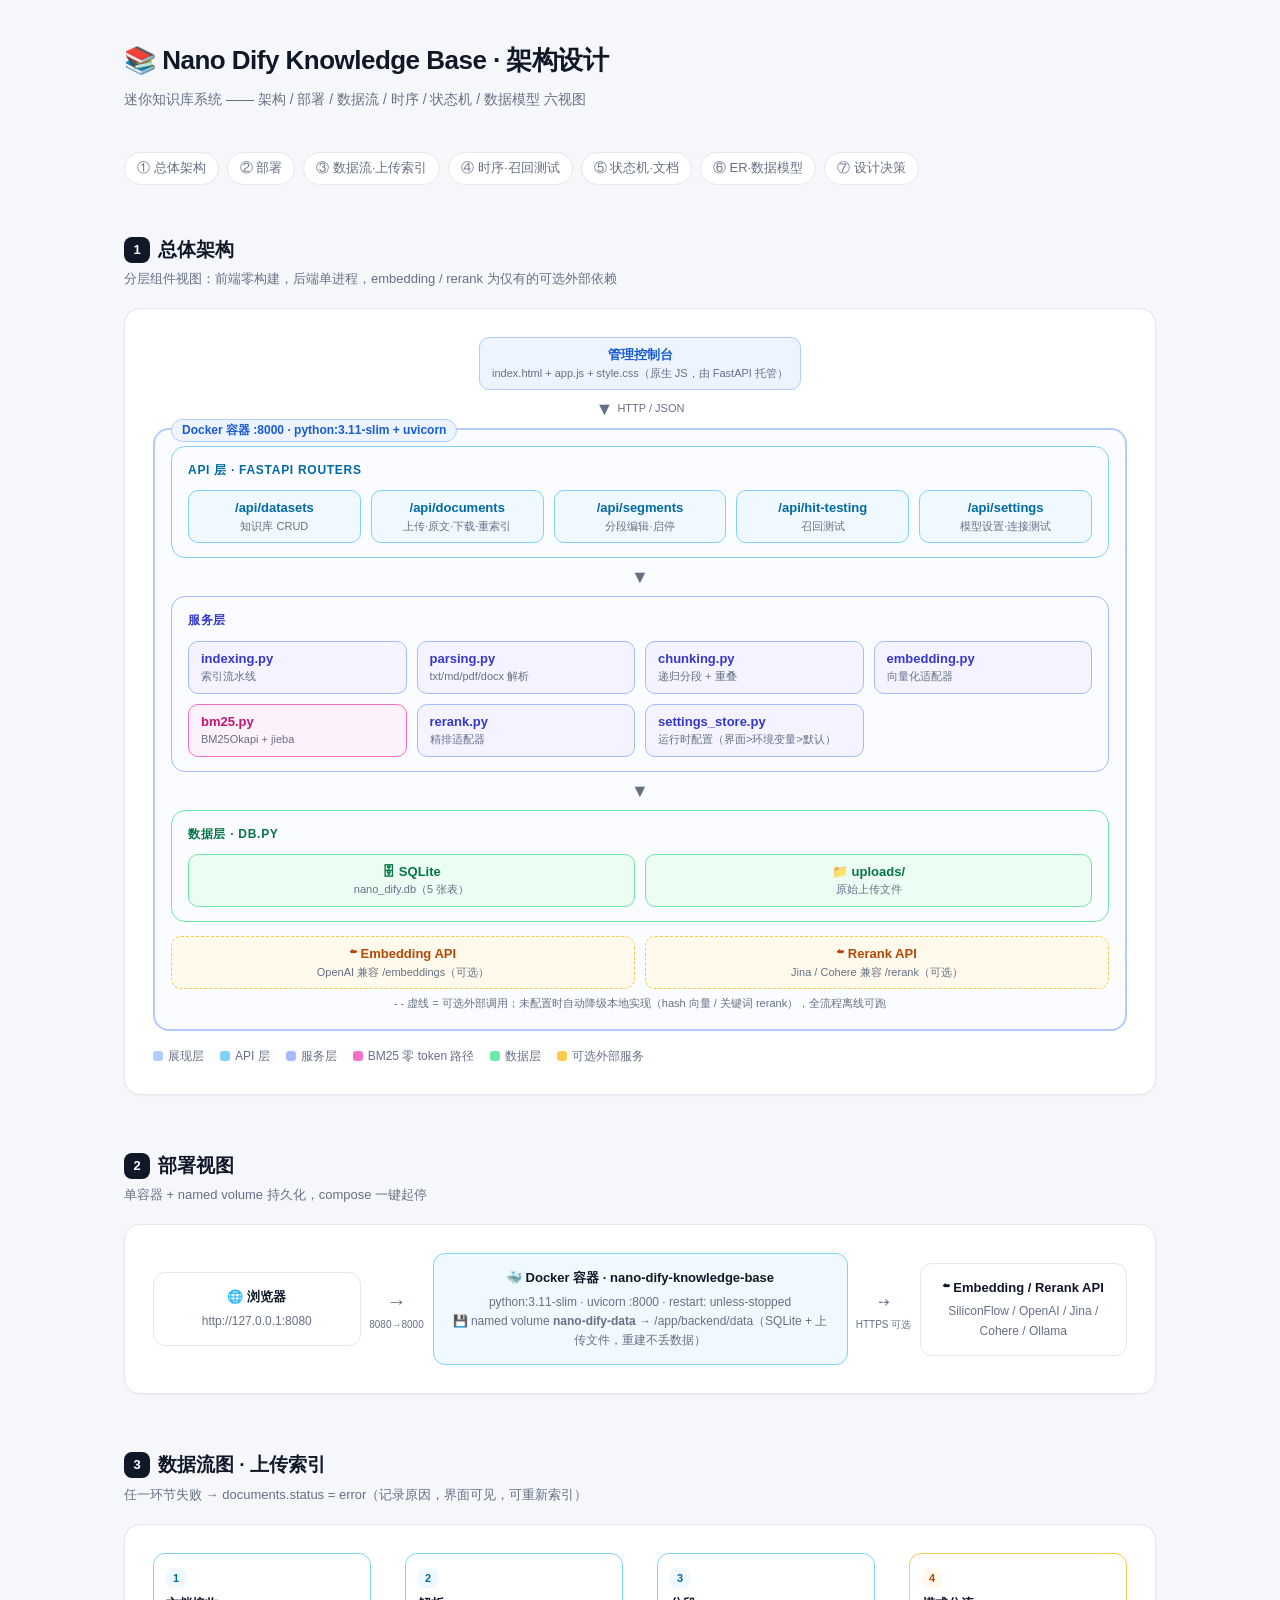
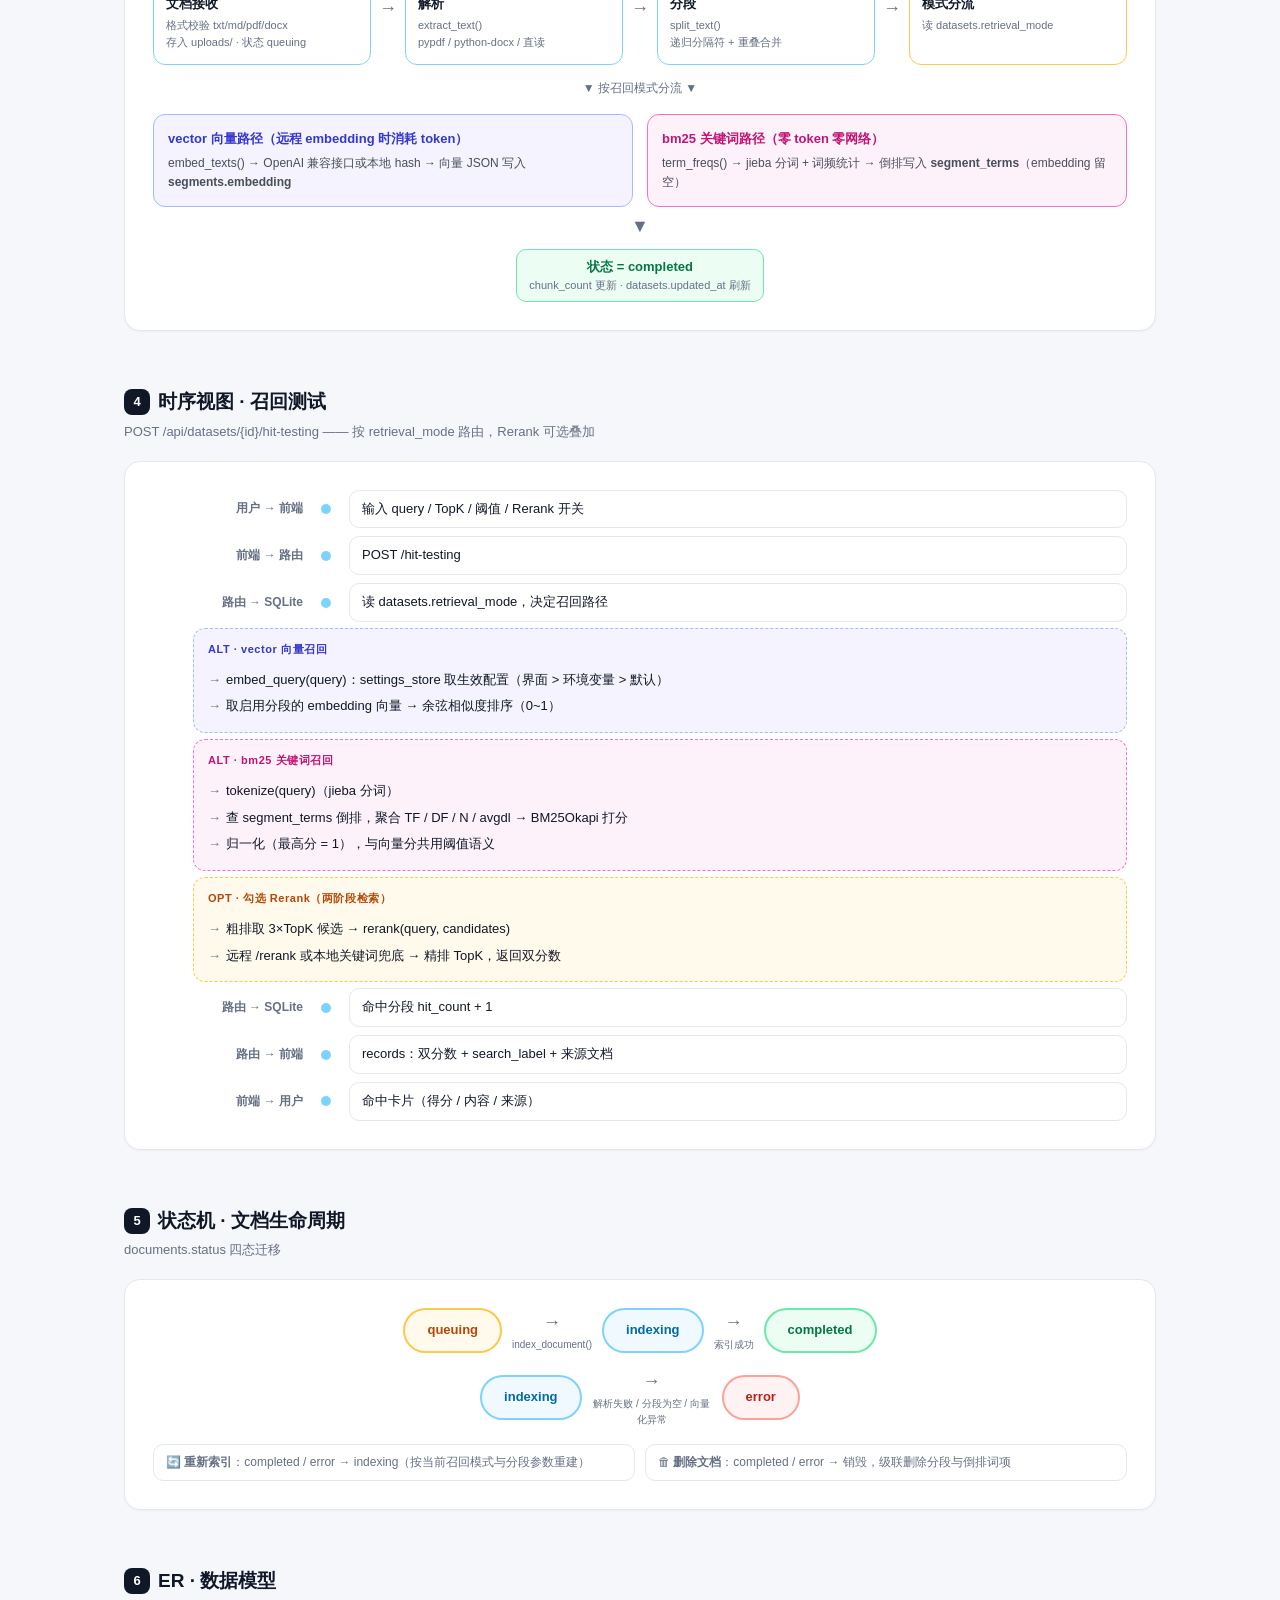
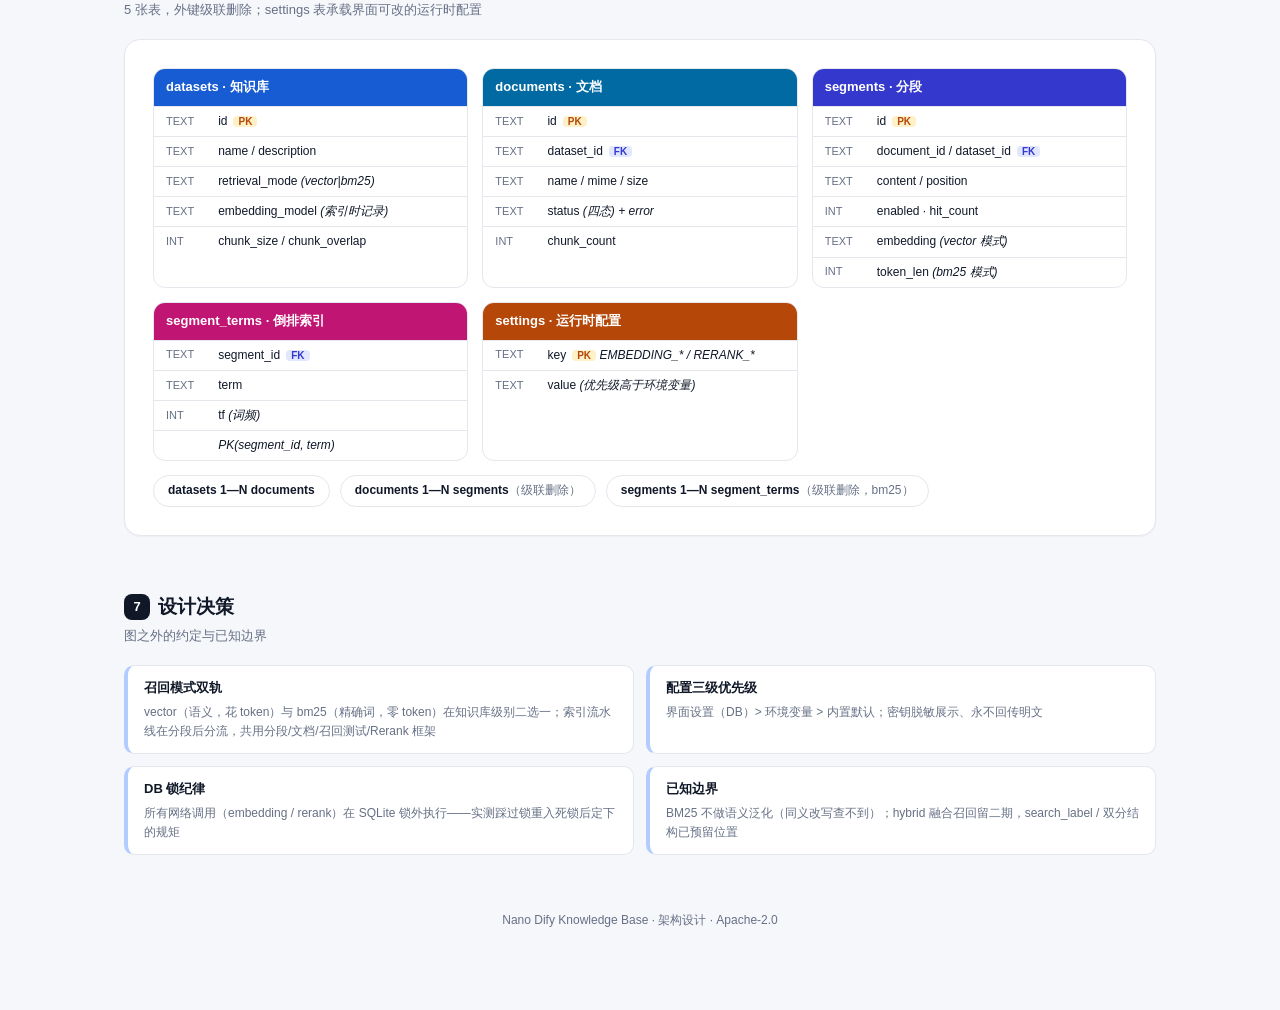
<file: docs/architecture.html>
<!DOCTYPE html>
<html lang="zh-CN">
<head>
<meta charset="UTF-8" />
<meta name="viewport" content="width=device-width, initial-scale=1.0" />
<title>Nano Dify Knowledge Base · 架构设计</title>
<style>
  :root {
    --ink: #101828; --muted: #667085; --line: #e4e7ec;
    --bg: #f6f7fb; --card: #ffffff;
    --c-ui: #eef4ff; --c-ui-bd: #b2ccff; --c-ui-tx: #175cd3;
    --c-api: #f0f9ff; --c-api-bd: #7dd3fc; --c-api-tx: #026aa2;
    --c-svc: #f4f3ff; --c-svc-bd: #a4bcfd; --c-svc-tx: #3538cd;
    --c-db: #ecfdf3; --c-db-bd: #6ce9a6; --c-db-tx: #067647;
    --c-ext: #fffaeb; --c-ext-bd: #fec84b; --c-ext-tx: #b54708;
    --c-bm25: #fdf2fa; --c-bm25-bd: #f670c7; --c-bm25-tx: #c11574;
  }
  * { box-sizing: border-box; margin: 0; padding: 0; }
  body {
    font-family: -apple-system, "Segoe UI", "PingFang SC", "Microsoft YaHei", sans-serif;
    background: var(--bg); color: var(--ink); font-size: 14px; line-height: 1.6;
  }
  .page { max-width: 1080px; margin: 0 auto; padding: 40px 24px 80px; }
  header.hero { margin-bottom: 32px; }
  header.hero h1 { font-size: 26px; letter-spacing: -0.02em; }
  header.hero p { color: var(--muted); margin-top: 6px; }
  nav.toc {
    display: flex; flex-wrap: wrap; gap: 8px; margin: 20px 0 40px;
    position: sticky; top: 0; background: var(--bg); padding: 10px 0; z-index: 10;
  }
  nav.toc a {
    text-decoration: none; color: var(--muted); font-size: 13px;
    border: 1px solid var(--line); background: var(--card);
    padding: 5px 12px; border-radius: 999px;
  }
  nav.toc a:hover { color: var(--c-ui-tx); border-color: var(--c-ui-bd); }
  section { margin-bottom: 56px; scroll-margin-top: 70px; }
  section h2 { font-size: 19px; margin-bottom: 4px; }
  section h2 .no {
    display: inline-block; width: 26px; height: 26px; line-height: 26px; text-align: center;
    background: var(--ink); color: #fff; border-radius: 8px; font-size: 13px; margin-right: 8px;
    vertical-align: 2px;
  }
  section .sub { color: var(--muted); font-size: 13px; margin-bottom: 18px; }
  .canvas {
    background: var(--card); border: 1px solid var(--line); border-radius: 16px;
    padding: 28px; box-shadow: 0 1px 2px rgba(16,24,40,.04);
  }

  /* ---------- 通用元素 ---------- */
  .layer { border: 1.5px solid var(--line); border-radius: 14px; padding: 14px 16px; }
  .layer-title { font-size: 12px; font-weight: 600; color: var(--muted); letter-spacing: .06em; margin-bottom: 10px; text-transform: uppercase; }
  .chip {
    display: inline-block; border-radius: 10px; padding: 8px 12px; font-size: 13px;
    border: 1.5px solid; background: #fff; line-height: 1.35;
  }
  .chip b { display: block; font-size: 13px; }
  .chip small { color: var(--muted); font-size: 11px; }
  .arrow { text-align: center; color: var(--muted); font-size: 18px; line-height: 1; margin: 10px 0; }
  .arrow span { font-size: 11px; vertical-align: 3px; margin-left: 4px; }

  /* ---------- 架构图 ---------- */
  .arch-browser { display: flex; justify-content: center; }
  .arch-container { border: 2px solid var(--c-ui-bd); background: #fbfcff; border-radius: 16px; padding: 16px; position: relative; }
  .arch-container > .tag {
    position: absolute; top: -11px; left: 16px; background: var(--c-ui); color: var(--c-ui-tx);
    border: 1px solid var(--c-ui-bd); font-size: 12px; padding: 1px 10px; border-radius: 999px; font-weight: 600;
  }
  .arch-row { display: grid; gap: 10px; }
  .arch-api { grid-template-columns: repeat(5, 1fr); }
  .arch-svc { grid-template-columns: repeat(4, 1fr); }
  .arch-data { grid-template-columns: repeat(2, 1fr); }
  .chip.api { border-color: var(--c-api-bd); background: var(--c-api); color: var(--c-api-tx); text-align: center; }
  .chip.svc { border-color: var(--c-svc-bd); background: var(--c-svc); color: var(--c-svc-tx); }
  .chip.svc.bm25 { border-color: var(--c-bm25-bd); background: var(--c-bm25); color: var(--c-bm25-tx); }
  .chip.db { border-color: var(--c-db-bd); background: var(--c-db); color: var(--c-db-tx); text-align: center; }
  .chip.ui { border-color: var(--c-ui-bd); background: var(--c-ui); color: var(--c-ui-tx); text-align: center; }
  .arch-ext { display: grid; grid-template-columns: 1fr 1fr; gap: 10px; margin-top: 14px; }
  .chip.ext { border-color: var(--c-ext-bd); background: var(--c-ext); color: var(--c-ext-tx); text-align: center; border-style: dashed; }
  .ext-note { text-align: center; font-size: 11px; color: var(--muted); margin-top: 6px; }
  .legend { display: flex; gap: 16px; flex-wrap: wrap; margin-top: 16px; font-size: 12px; color: var(--muted); }
  .legend i { display: inline-block; width: 10px; height: 10px; border-radius: 3px; margin-right: 5px; vertical-align: -1px; }

  /* ---------- 部署图 ---------- */
  .deploy { display: grid; grid-template-columns: 1fr 64px 2fr 64px 1fr; align-items: center; gap: 4px; }
  .deploy .box { border: 1.5px solid var(--line); border-radius: 12px; padding: 14px; text-align: center; background: #fff; }
  .deploy .box.docker { border-color: var(--c-api-bd); background: var(--c-api); }
  .deploy .box .t { font-weight: 600; font-size: 13px; }
  .deploy .box .d { font-size: 12px; color: var(--muted); margin-top: 4px; }
  .deploy .arr { text-align: center; color: var(--muted); font-size: 20px; }
  .deploy .arr small { display: block; font-size: 10px; }

  /* ---------- DFD 流水线 ---------- */
  .pipe { display: flex; align-items: stretch; gap: 0; flex-wrap: wrap; }
  .step {
    flex: 1; min-width: 120px; background: #fff; border: 1.5px solid var(--c-api-bd);
    border-radius: 12px; padding: 12px; position: relative;
  }
  .step .num {
    display: inline-block; width: 20px; height: 20px; line-height: 20px; border-radius: 6px;
    background: var(--c-api); color: var(--c-api-tx); font-size: 11px; text-align: center; font-weight: 700;
  }
  .step .t { font-weight: 600; font-size: 13px; margin: 6px 0 2px; }
  .step .d { font-size: 11px; color: var(--muted); }
  .pipe .join { align-self: center; padding: 0 8px; color: var(--muted); font-size: 18px; }
  .fork { display: grid; grid-template-columns: 1fr 1fr; gap: 14px; margin-top: 16px; }
  .branch { border-radius: 12px; padding: 14px; border: 1.5px solid; }
  .branch.vec { border-color: var(--c-svc-bd); background: var(--c-svc); }
  .branch.bm { border-color: var(--c-bm25-bd); background: var(--c-bm25); }
  .branch .t { font-weight: 700; font-size: 13px; }
  .branch.vec .t { color: var(--c-svc-tx); } .branch.bm .t { color: var(--c-bm25-tx); }
  .branch .d { font-size: 12px; color: var(--ink); opacity: .75; margin-top: 4px; }
  .fork-label { text-align: center; font-size: 12px; color: var(--muted); margin-top: 14px; }
  .after { margin-top: 14px; text-align: center; }
  .chip.done { border-color: var(--c-db-bd); background: var(--c-db); color: var(--c-db-tx); }

  /* ---------- 时序（泳道步骤） ---------- */
  .seq { display: flex; flex-direction: column; gap: 8px; }
  .seq-row { display: grid; grid-template-columns: 150px 26px 1fr; align-items: center; gap: 10px; }
  .seq-row .who { font-size: 12px; font-weight: 600; color: var(--muted); text-align: right; }
  .seq-row .dot { width: 10px; height: 10px; border-radius: 50%; background: var(--c-api-bd); margin: 0 auto; }
  .seq-row .what { background: #fff; border: 1px solid var(--line); border-radius: 10px; padding: 8px 12px; font-size: 13px; }
  .seq-branch { border-radius: 12px; padding: 12px 14px; margin: 6px 0 6px 40px; }
  .seq-branch .cond { font-size: 11px; font-weight: 700; letter-spacing: .05em; margin-bottom: 8px; }
  .seq-branch.vec { background: var(--c-svc); border: 1px dashed var(--c-svc-bd); }
  .seq-branch.vec .cond { color: var(--c-svc-tx); }
  .seq-branch.bm { background: var(--c-bm25); border: 1px dashed var(--c-bm25-bd); }
  .seq-branch.bm .cond { color: var(--c-bm25-tx); }
  .seq-branch.opt { background: var(--c-ext); border: 1px dashed var(--c-ext-bd); }
  .seq-branch.opt .cond { color: var(--c-ext-tx); }
  .seq-branch ul { list-style: none; }
  .seq-branch li { font-size: 13px; padding: 3px 0 3px 18px; position: relative; }
  .seq-branch li::before { content: "→"; position: absolute; left: 0; color: var(--muted); }

  /* ---------- 状态机 ---------- */
  .states { display: flex; align-items: center; justify-content: center; gap: 0; flex-wrap: wrap; }
  .state {
    border-radius: 999px; padding: 10px 22px; font-weight: 600; font-size: 13px;
    border: 2px solid; background: #fff;
  }
  .state.s-queue { border-color: var(--c-ext-bd); color: var(--c-ext-tx); background: var(--c-ext); }
  .state.s-index { border-color: var(--c-api-bd); color: var(--c-api-tx); background: var(--c-api); }
  .state.s-ok { border-color: var(--c-db-bd); color: var(--c-db-tx); background: var(--c-db); }
  .state.s-err { border-color: #fda29b; color: #b42318; background: #fef3f2; }
  .trans { padding: 0 10px; text-align: center; color: var(--muted); font-size: 18px; }
  .trans small { display: block; font-size: 10px; max-width: 120px; }
  .state-notes { margin-top: 16px; display: grid; grid-template-columns: 1fr 1fr; gap: 10px; font-size: 12px; color: var(--muted); }
  .state-notes div { background: #fff; border: 1px solid var(--line); border-radius: 10px; padding: 8px 12px; }

  /* ---------- ER ---------- */
  .er { display: grid; grid-template-columns: repeat(3, 1fr); gap: 14px; }
  .tbl { border: 1.5px solid var(--line); border-radius: 12px; overflow: hidden; background: #fff; }
  .tbl .hd { padding: 8px 12px; font-weight: 700; font-size: 13px; color: #fff; }
  .tbl:nth-child(1) .hd { background: var(--c-ui-tx); }
  .tbl:nth-child(2) .hd { background: var(--c-api-tx); }
  .tbl:nth-child(3) .hd { background: var(--c-svc-tx); }
  .tbl:nth-child(4) .hd { background: var(--c-bm25-tx); }
  .tbl:nth-child(5) .hd { background: var(--c-ext-tx); }
  .tbl table { width: 100%; border-collapse: collapse; font-size: 12px; }
  .tbl td { padding: 5px 12px; border-top: 1px solid var(--line); }
  .tbl td:first-child { color: var(--muted); width: 44px; font-size: 11px; }
  .badge { font-size: 10px; border-radius: 4px; padding: 0 5px; margin-left: 6px; font-weight: 700; }
  .badge.pk { background: #fef0c7; color: #b54708; }
  .badge.fk { background: #e0e7ff; color: #3538cd; }
  .er-relations { margin-top: 14px; display: flex; gap: 10px; flex-wrap: wrap; }
  .rel { font-size: 12px; background: #fff; border: 1px solid var(--line); border-radius: 999px; padding: 5px 14px; color: var(--muted); }
  .rel b { color: var(--ink); }

  .decisions { display: grid; grid-template-columns: 1fr 1fr; gap: 12px; }
  .decision { background: #fff; border: 1px solid var(--line); border-left: 4px solid var(--c-ui-bd); border-radius: 10px; padding: 12px 16px; }
  .decision .t { font-weight: 600; font-size: 13px; margin-bottom: 4px; }
  .decision .d { font-size: 12px; color: var(--muted); }
  footer { text-align: center; color: var(--muted); font-size: 12px; margin-top: 40px; }
</style>
</head>
<body>
<div class="page">

  <header class="hero">
    <h1>📚 Nano Dify Knowledge Base · 架构设计</h1>
    <p>迷你知识库系统 —— 架构 / 部署 / 数据流 / 时序 / 状态机 / 数据模型 六视图</p>
  </header>

  <nav class="toc">
    <a href="#s1">① 总体架构</a><a href="#s2">② 部署</a><a href="#s3">③ 数据流·上传索引</a>
    <a href="#s4">④ 时序·召回测试</a><a href="#s5">⑤ 状态机·文档</a><a href="#s6">⑥ ER·数据模型</a>
    <a href="#s7">⑦ 设计决策</a>
  </nav>

  <!-- ① 架构 -->
  <section id="s1">
    <h2><span class="no">1</span>总体架构</h2>
    <p class="sub">分层组件视图：前端零构建，后端单进程，embedding / rerank 为仅有的可选外部依赖</p>
    <div class="canvas">
      <div class="arch-browser">
        <div class="chip ui"><b>管理控制台</b><small>index.html + app.js + style.css（原生 JS，由 FastAPI 托管）</small></div>
      </div>
      <div class="arrow">▼<span>HTTP / JSON</span></div>
      <div class="arch-container">
        <span class="tag">Docker 容器 :8000 · python:3.11-slim + uvicorn</span>
        <div class="layer" style="border-color:var(--c-api-bd)">
          <div class="layer-title" style="color:var(--c-api-tx)">API 层 · FastAPI Routers</div>
          <div class="arch-row arch-api">
            <div class="chip api"><b>/api/datasets</b><small>知识库 CRUD</small></div>
            <div class="chip api"><b>/api/documents</b><small>上传·原文·下载·重索引</small></div>
            <div class="chip api"><b>/api/segments</b><small>分段编辑·启停</small></div>
            <div class="chip api"><b>/api/hit-testing</b><small>召回测试</small></div>
            <div class="chip api"><b>/api/settings</b><small>模型设置·连接测试</small></div>
          </div>
        </div>
        <div class="arrow">▼</div>
        <div class="layer" style="border-color:var(--c-svc-bd)">
          <div class="layer-title" style="color:var(--c-svc-tx)">服务层</div>
          <div class="arch-row arch-svc">
            <div class="chip svc"><b>indexing.py</b><small>索引流水线</small></div>
            <div class="chip svc"><b>parsing.py</b><small>txt/md/pdf/docx 解析</small></div>
            <div class="chip svc"><b>chunking.py</b><small>递归分段 + 重叠</small></div>
            <div class="chip svc"><b>embedding.py</b><small>向量化适配器</small></div>
            <div class="chip svc bm25"><b>bm25.py</b><small>BM25Okapi + jieba</small></div>
            <div class="chip svc"><b>rerank.py</b><small>精排适配器</small></div>
            <div class="chip svc"><b>settings_store.py</b><small>运行时配置（界面&gt;环境变量&gt;默认）</small></div>
          </div>
        </div>
        <div class="arrow">▼</div>
        <div class="layer" style="border-color:var(--c-db-bd)">
          <div class="layer-title" style="color:var(--c-db-tx)">数据层 · db.py</div>
          <div class="arch-row arch-data">
            <div class="chip db"><b>🗄 SQLite</b><small>nano_dify.db（5 张表）</small></div>
            <div class="chip db"><b>📁 uploads/</b><small>原始上传文件</small></div>
          </div>
        </div>
        <div class="arch-ext">
          <div class="chip ext"><b>☁ Embedding API</b><small>OpenAI 兼容 /embeddings（可选）</small></div>
          <div class="chip ext"><b>☁ Rerank API</b><small>Jina / Cohere 兼容 /rerank（可选）</small></div>
        </div>
        <div class="ext-note">- - 虚线 = 可选外部调用；未配置时自动降级本地实现（hash 向量 / 关键词 rerank），全流程离线可跑</div>
      </div>
      <div class="legend">
        <span><i style="background:var(--c-ui-bd)"></i>展现层</span>
        <span><i style="background:var(--c-api-bd)"></i>API 层</span>
        <span><i style="background:var(--c-svc-bd)"></i>服务层</span>
        <span><i style="background:var(--c-bm25-bd)"></i>BM25 零 token 路径</span>
        <span><i style="background:var(--c-db-bd)"></i>数据层</span>
        <span><i style="background:var(--c-ext-bd)"></i>可选外部服务</span>
      </div>
    </div>
  </section>

  <!-- ② 部署 -->
  <section id="s2">
    <h2><span class="no">2</span>部署视图</h2>
    <p class="sub">单容器 + named volume 持久化，compose 一键起停</p>
    <div class="canvas">
      <div class="deploy">
        <div class="box">
          <div class="t">🌐 浏览器</div>
          <div class="d">http://127.0.0.1:8080</div>
        </div>
        <div class="arr">→<small>8080→8000</small></div>
        <div class="box docker">
          <div class="t">🐳 Docker 容器 · nano-dify-knowledge-base</div>
          <div class="d">python:3.11-slim · uvicorn :8000 · restart: unless-stopped<br/>
          💾 named volume <b>nano-dify-data</b> → /app/backend/data（SQLite + 上传文件，重建不丢数据）</div>
        </div>
        <div class="arr">⇢<small>HTTPS 可选</small></div>
        <div class="box">
          <div class="t">☁ Embedding / Rerank API</div>
          <div class="d">SiliconFlow / OpenAI / Jina / Cohere / Ollama</div>
        </div>
      </div>
    </div>
  </section>

  <!-- ③ DFD -->
  <section id="s3">
    <h2><span class="no">3</span>数据流图 · 上传索引</h2>
    <p class="sub">任一环节失败 → documents.status = error（记录原因，界面可见，可重新索引）</p>
    <div class="canvas">
      <div class="pipe">
        <div class="step"><span class="num">1</span><div class="t">文档接收</div><div class="d">格式校验 txt/md/pdf/docx<br/>存入 uploads/ · 状态 queuing</div></div>
        <div class="join">→</div>
        <div class="step"><span class="num">2</span><div class="t">解析</div><div class="d">extract_text()<br/>pypdf / python-docx / 直读</div></div>
        <div class="join">→</div>
        <div class="step"><span class="num">3</span><div class="t">分段</div><div class="d">split_text()<br/>递归分隔符 + 重叠合并</div></div>
        <div class="join">→</div>
        <div class="step" style="border-color:var(--c-ext-bd)"><span class="num" style="background:var(--c-ext);color:var(--c-ext-tx)">4</span><div class="t">模式分流</div><div class="d">读 datasets.retrieval_mode</div></div>
      </div>
      <div class="fork-label">▼ 按召回模式分流 ▼</div>
      <div class="fork">
        <div class="branch vec">
          <div class="t">vector 向量路径（远程 embedding 时消耗 token）</div>
          <div class="d">embed_texts() → OpenAI 兼容接口或本地 hash → 向量 JSON 写入 <b>segments.embedding</b></div>
        </div>
        <div class="branch bm">
          <div class="t">bm25 关键词路径（零 token 零网络）</div>
          <div class="d">term_freqs() → jieba 分词 + 词频统计 → 倒排写入 <b>segment_terms</b>（embedding 留空）</div>
        </div>
      </div>
      <div class="arrow">▼</div>
      <div class="after"><div class="chip done"><b>状态 = completed</b><small>chunk_count 更新 · datasets.updated_at 刷新</small></div></div>
    </div>
  </section>

  <!-- ④ 时序 -->
  <section id="s4">
    <h2><span class="no">4</span>时序视图 · 召回测试</h2>
    <p class="sub">POST /api/datasets/{id}/hit-testing —— 按 retrieval_mode 路由，Rerank 可选叠加</p>
    <div class="canvas">
      <div class="seq">
        <div class="seq-row"><div class="who">用户 → 前端</div><div class="dot"></div><div class="what">输入 query / TopK / 阈值 / Rerank 开关</div></div>
        <div class="seq-row"><div class="who">前端 → 路由</div><div class="dot"></div><div class="what">POST /hit-testing</div></div>
        <div class="seq-row"><div class="who">路由 → SQLite</div><div class="dot"></div><div class="what">读 datasets.retrieval_mode，决定召回路径</div></div>
      </div>

      <div class="seq-branch vec">
        <div class="cond">ALT · vector 向量召回</div>
        <ul>
          <li>embed_query(query)：settings_store 取生效配置（界面 &gt; 环境变量 &gt; 默认）</li>
          <li>取启用分段的 embedding 向量 → 余弦相似度排序（0~1）</li>
        </ul>
      </div>
      <div class="seq-branch bm">
        <div class="cond">ALT · bm25 关键词召回</div>
        <ul>
          <li>tokenize(query)（jieba 分词）</li>
          <li>查 segment_terms 倒排，聚合 TF / DF / N / avgdl → BM25Okapi 打分</li>
          <li>归一化（最高分 = 1），与向量分共用阈值语义</li>
        </ul>
      </div>
      <div class="seq-branch opt">
        <div class="cond">OPT · 勾选 Rerank（两阶段检索）</div>
        <ul>
          <li>粗排取 3×TopK 候选 → rerank(query, candidates)</li>
          <li>远程 /rerank 或本地关键词兜底 → 精排 TopK，返回双分数</li>
        </ul>
      </div>

      <div class="seq" style="margin-top:6px">
        <div class="seq-row"><div class="who">路由 → SQLite</div><div class="dot"></div><div class="what">命中分段 hit_count + 1</div></div>
        <div class="seq-row"><div class="who">路由 → 前端</div><div class="dot"></div><div class="what">records：双分数 + search_label + 来源文档</div></div>
        <div class="seq-row"><div class="who">前端 → 用户</div><div class="dot"></div><div class="what">命中卡片（得分 / 内容 / 来源）</div></div>
      </div>
    </div>
  </section>

  <!-- ⑤ 状态机 -->
  <section id="s5">
    <h2><span class="no">5</span>状态机 · 文档生命周期</h2>
    <p class="sub">documents.status 四态迁移</p>
    <div class="canvas">
      <div class="states">
        <div class="state s-queue">queuing</div>
        <div class="trans">→<small>index_document()</small></div>
        <div class="state s-index">indexing</div>
        <div class="trans">→<small>索引成功</small></div>
        <div class="state s-ok">completed</div>
      </div>
      <div class="states" style="margin-top:14px">
        <div class="state s-index">indexing</div>
        <div class="trans">→<small>解析失败 / 分段为空 / 向量化异常</small></div>
        <div class="state s-err">error</div>
      </div>
      <div class="state-notes">
        <div>🔄 <b>重新索引</b>：completed / error → indexing（按当前召回模式与分段参数重建）</div>
        <div>🗑 <b>删除文档</b>：completed / error → 销毁，级联删除分段与倒排词项</div>
      </div>
    </div>
  </section>

  <!-- ⑥ ER -->
  <section id="s6">
    <h2><span class="no">6</span>ER · 数据模型</h2>
    <p class="sub">5 张表，外键级联删除；settings 表承载界面可改的运行时配置</p>
    <div class="canvas">
      <div class="er">
        <div class="tbl">
          <div class="hd">datasets · 知识库</div>
          <table>
            <tr><td>TEXT</td><td>id<span class="badge pk">PK</span></td></tr>
            <tr><td>TEXT</td><td>name / description</td></tr>
            <tr><td>TEXT</td><td>retrieval_mode <i>(vector|bm25)</i></td></tr>
            <tr><td>TEXT</td><td>embedding_model <i>(索引时记录)</i></td></tr>
            <tr><td>INT</td><td>chunk_size / chunk_overlap</td></tr>
          </table>
        </div>
        <div class="tbl">
          <div class="hd">documents · 文档</div>
          <table>
            <tr><td>TEXT</td><td>id<span class="badge pk">PK</span></td></tr>
            <tr><td>TEXT</td><td>dataset_id<span class="badge fk">FK</span></td></tr>
            <tr><td>TEXT</td><td>name / mime / size</td></tr>
            <tr><td>TEXT</td><td>status <i>(四态) + error</i></td></tr>
            <tr><td>INT</td><td>chunk_count</td></tr>
          </table>
        </div>
        <div class="tbl">
          <div class="hd">segments · 分段</div>
          <table>
            <tr><td>TEXT</td><td>id<span class="badge pk">PK</span></td></tr>
            <tr><td>TEXT</td><td>document_id / dataset_id<span class="badge fk">FK</span></td></tr>
            <tr><td>TEXT</td><td>content / position</td></tr>
            <tr><td>INT</td><td>enabled · hit_count</td></tr>
            <tr><td>TEXT</td><td>embedding <i>(vector 模式)</i></td></tr>
            <tr><td>INT</td><td>token_len <i>(bm25 模式)</i></td></tr>
          </table>
        </div>
        <div class="tbl">
          <div class="hd">segment_terms · 倒排索引</div>
          <table>
            <tr><td>TEXT</td><td>segment_id<span class="badge fk">FK</span></td></tr>
            <tr><td>TEXT</td><td>term</td></tr>
            <tr><td>INT</td><td>tf <i>(词频)</i></td></tr>
            <tr><td></td><td><i>PK(segment_id, term)</i></td></tr>
          </table>
        </div>
        <div class="tbl">
          <div class="hd">settings · 运行时配置</div>
          <table>
            <tr><td>TEXT</td><td>key<span class="badge pk">PK</span> <i>EMBEDDING_* / RERANK_*</i></td></tr>
            <tr><td>TEXT</td><td>value <i>(优先级高于环境变量)</i></td></tr>
          </table>
        </div>
      </div>
      <div class="er-relations">
        <div class="rel"><b>datasets 1—N documents</b></div>
        <div class="rel"><b>documents 1—N segments</b>（级联删除）</div>
        <div class="rel"><b>segments 1—N segment_terms</b>（级联删除，bm25）</div>
      </div>
    </div>
  </section>

  <!-- ⑦ 设计决策 -->
  <section id="s7">
    <h2><span class="no">7</span>设计决策</h2>
    <p class="sub">图之外的约定与已知边界</p>
    <div class="decisions">
      <div class="decision"><div class="t">召回模式双轨</div><div class="d">vector（语义，花 token）与 bm25（精确词，零 token）在知识库级别二选一；索引流水线在分段后分流，共用分段/文档/召回测试/Rerank 框架</div></div>
      <div class="decision"><div class="t">配置三级优先级</div><div class="d">界面设置（DB）&gt; 环境变量 &gt; 内置默认；密钥脱敏展示、永不回传明文</div></div>
      <div class="decision"><div class="t">DB 锁纪律</div><div class="d">所有网络调用（embedding / rerank）在 SQLite 锁外执行——实测踩过锁重入死锁后定下的规矩</div></div>
      <div class="decision"><div class="t">已知边界</div><div class="d">BM25 不做语义泛化（同义改写查不到）；hybrid 融合召回留二期，search_label / 双分结构已预留位置</div></div>
    </div>
  </section>

  <footer>Nano Dify Knowledge Base · 架构设计 · Apache-2.0</footer>
</div>
</body>
</html>
</file>
